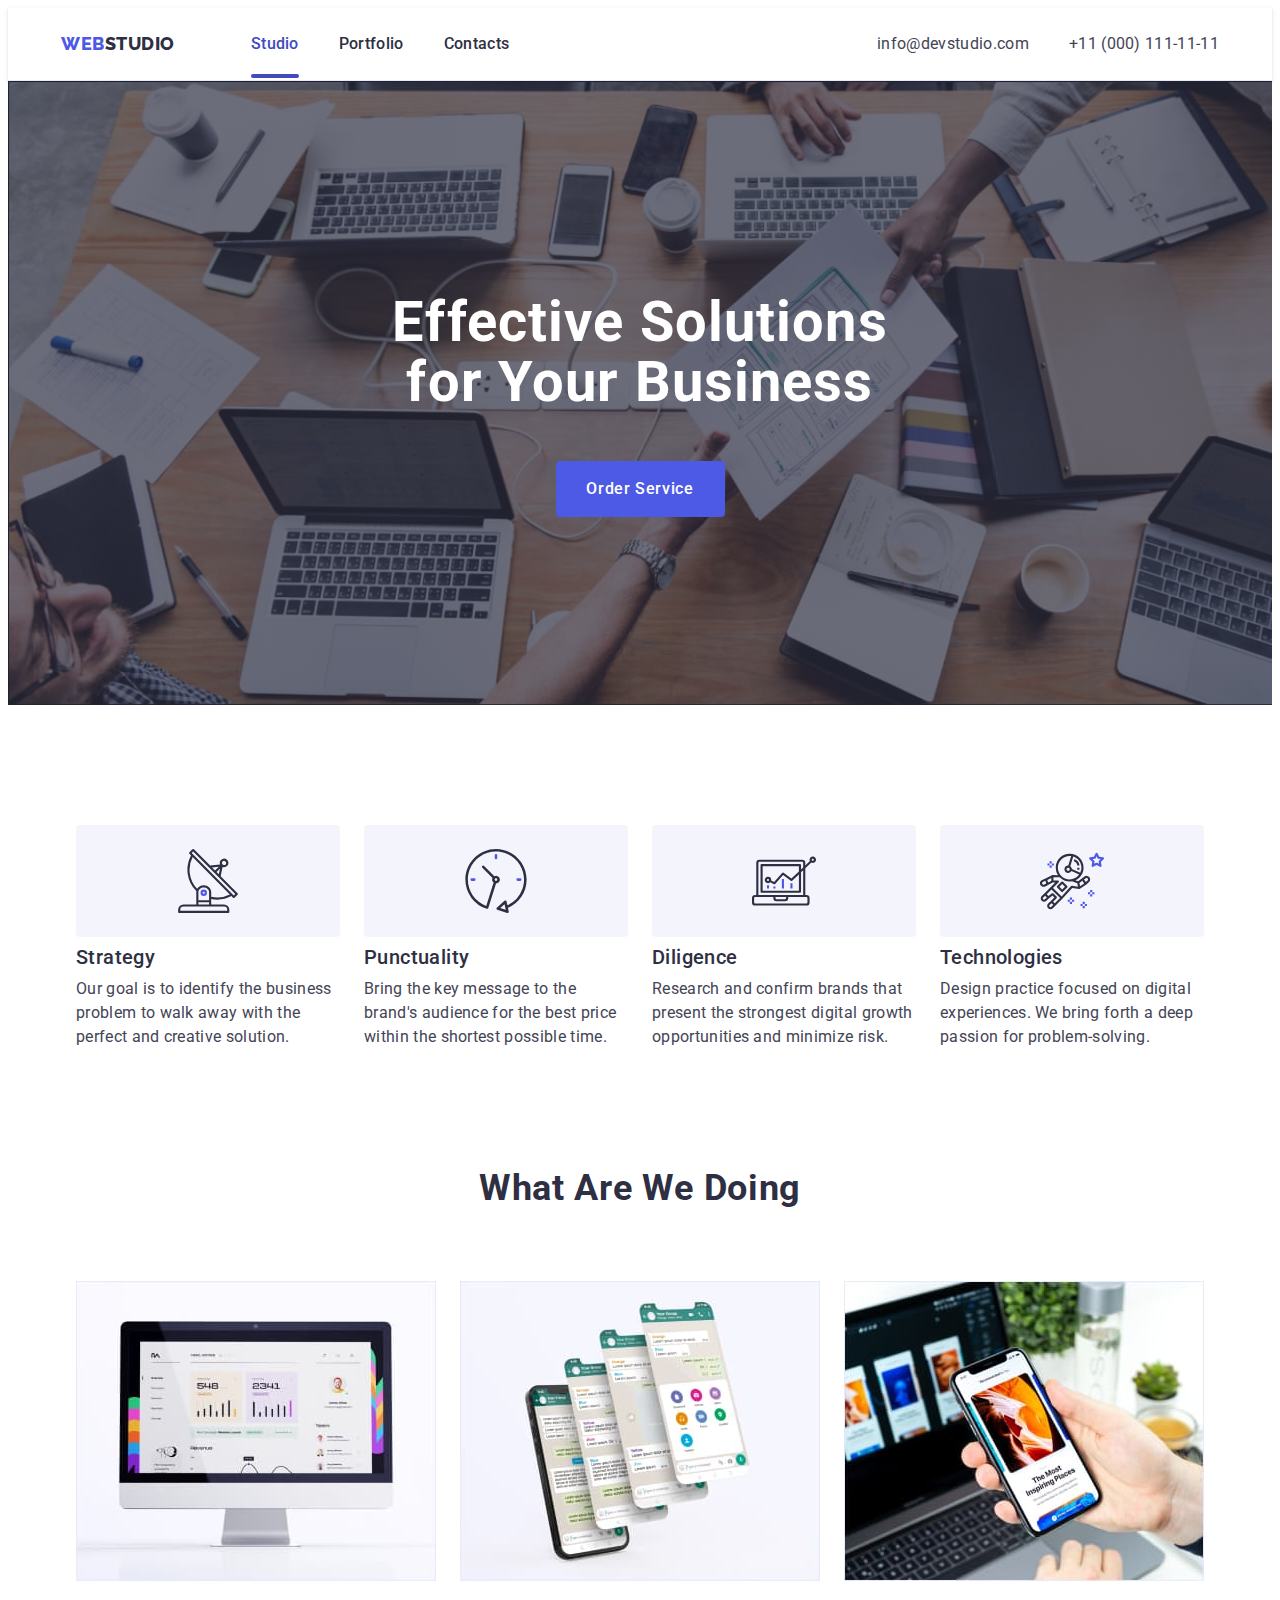
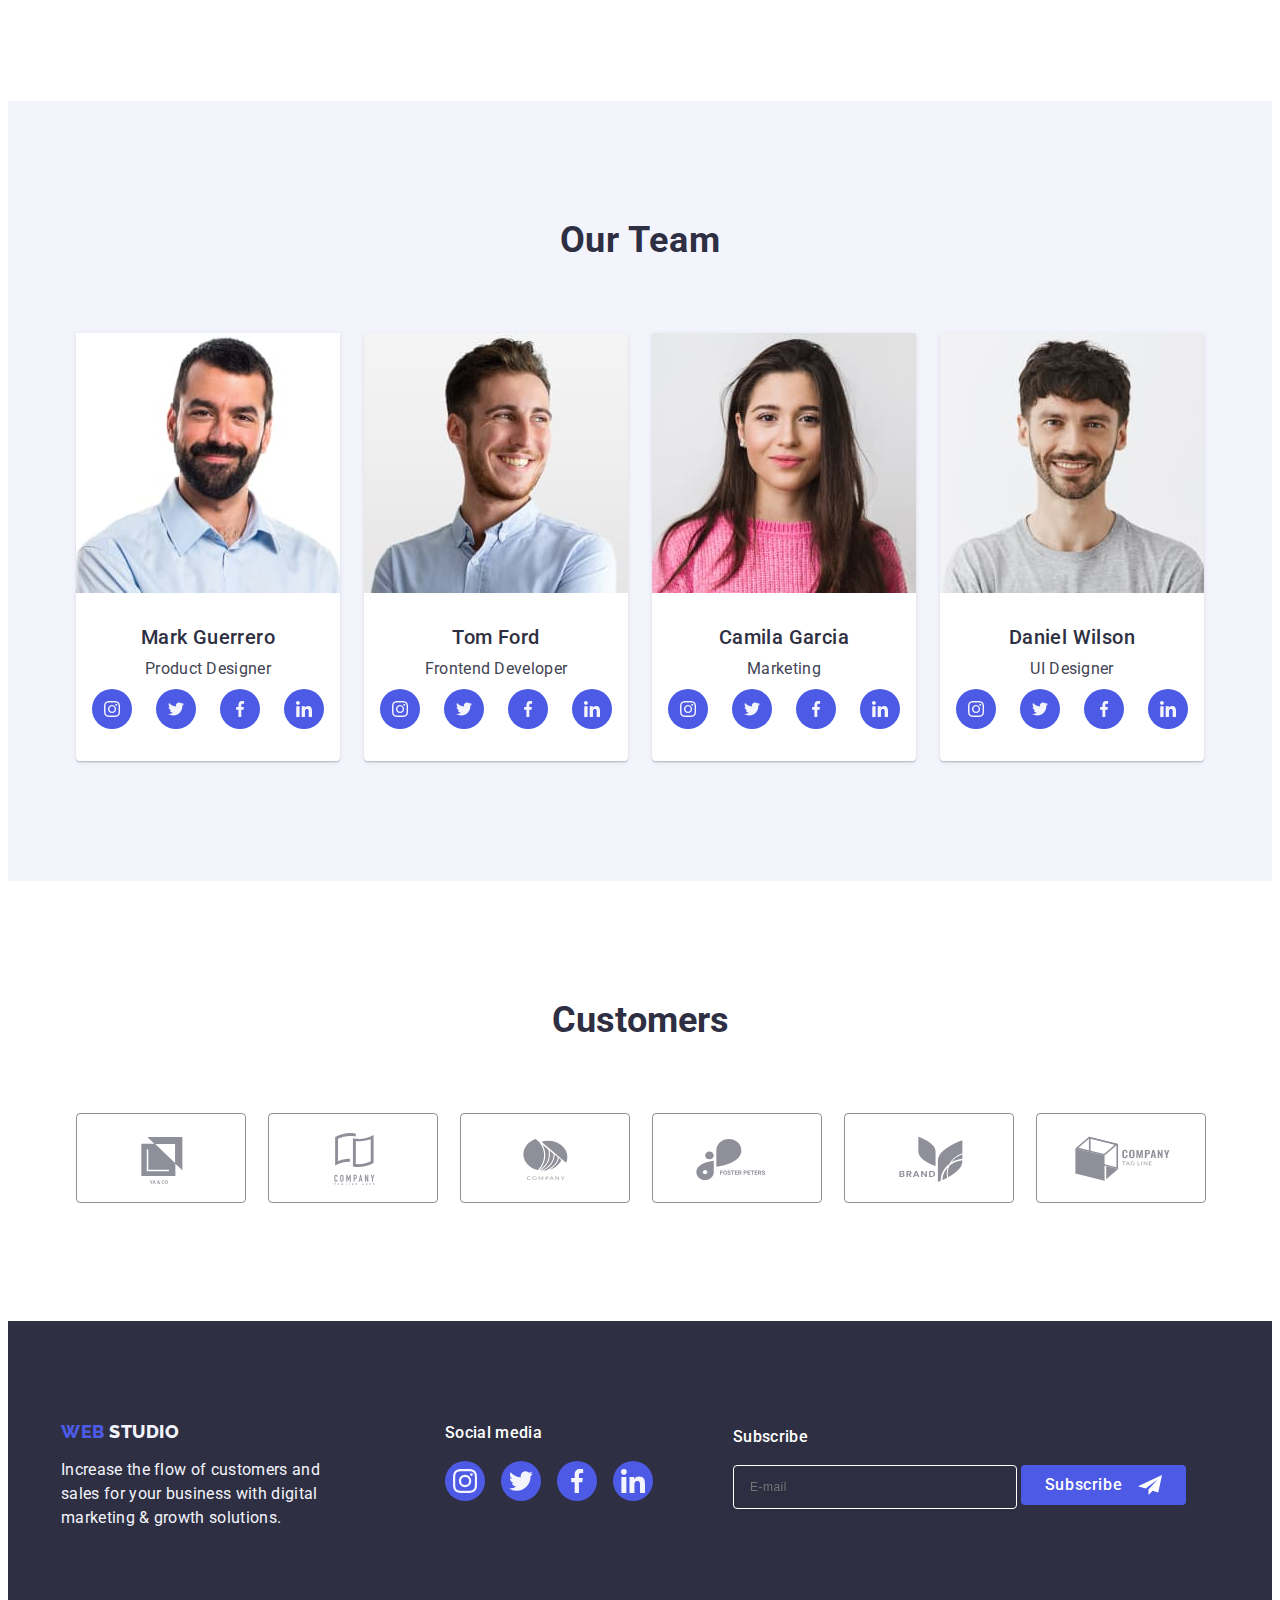
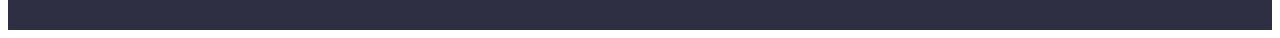
<file: index.html>
<!DOCTYPE html>
<html lang="en">
  <head>
    <meta charset="UTF-8" />
    <meta name="viewport" content="width=device-width, initial-scale=1.0" />
    <link
      rel="stylesheet"
      href="https://cdnjs.cloudflare.com/ajax/libs/modern-normalize/2.0.0/modern-normalize.min.css"
      integrity="sha512-4xo8blKMVCiXpTaLzQSLSw3KFOVPWhm/TRtuPVc4WG6kUgjH6J03IBuG7JZPkcWMxJ5huwaBpOpnwYElP/m6wg=="
      crossorigin="anonymous"
      referrerpolicy="no-referrer"
    />
    <link rel="preconnect" href="https://fonts.googleapis.com" />
    <link rel="preconnect" href="https://fonts.gstatic.com" crossorigin />
    <link
      href="https://fonts.googleapis.com/css2?family=Raleway:wght@800&family=Roboto:wght@400;500;700;900&display=swap"
      rel="stylesheet"
    />

    <title>Studio</title>
    <link rel="stylesheet" href="css/styles.css" />
    <link rel="stylesheet" href="css/media.css" />
  </head>

  <body class="body">
    <!-- -------------------------------------header=================== -->
    <header class="header">
      <div class="div-header-menu container">
        <nav class="header-menu">
          <a class="header-logo link" href="./index.html">
            Web<span class="header-studio">Studio</span>
          </a>

          <ul class="header-list list">
            <li class="header-list-menu link">
              <a class="header-menu-item link current" href="./index.html"
                >Studio</a
              >
            </li>
            <li class="header-list-menu link">
              <a class="header-menu-item link" href="./portfolio.html"
                >Portfolio</a
              >
            </li>
            <li class="header-list-menu link">
              <a class="header-menu-item link" href="">Contacts</a>
            </li>
          </ul>
        </nav>
        <address class="header-address">
          <ul class="address list">
            <li class="address-contacts link">
              <a
                class="address-contacts-mail link"
                href="mailto:info@devstudio.com"
                >info@devstudio.com</a
              >
            </li>
            <li class="address-contacts link">
              <a class="address-contacts-mail link" href="tel:+110001111111"
                >+11 (000) 111-11-11</a
              >
            </li>
          </ul>
        </address>
        <button type="button" class="menu-open-btn" data-menu-open>
          <svg class="mobil-menu" width="32" height="22">
            <use href="./images/icons.svg#menu"></use>
          </svg>
        </button>
      </div>
      <!-- =====mob-menu====== -->
      <div class="mob-menu is-hidden" data-menu>
        <div class="mob-menu-box">
          <button type="button" class="menu-close-btn" data-menu-close>
            <svg class="cross-menu" width="24" height="24">
              <use href="./images/icons.svg#close"></use>
            </svg>
          </button>
          <ul class="mobil-menu-list link">
            <li class="mobil-menu-item">
              <a class="mobil-menu-link link current" href="./index.html"
                >Studio</a
              >
            </li>
            <li class="mobil-menu-item">
              <a class="mobil-menu-link link" href="./portfolio.html"
                >Portfolio</a
              >
            </li>
            <li class="mobil-menu-item">
              <a class="mobil-menu-link link" href="">Contacts</a>
            </li>
          </ul>
        </div>
        <address class="mob-address">
          <ul class="mob-address-list list">
            <li class="mob-address-contacts link">
              <a
                class="mob-address-contacts-mail tel link"
                href="tel:+110001111111"
                >+11 (000) 111-11-11</a
              >
            </li>
            <li class="mob-address-contacts link">
              <a
                class="mob-address-contacts-mail mail link"
                href="mailto:info@devstudio.com"
                >info@devstudio.com</a
              >
            </li>
          </ul>
        </address>
        <ul class="mob-box-icon list">
          <li class="mob-social-icon">
            <a class="mob-social-icon-link" href="">
              <svg class="mob-social-icon-svg" width="16" height="16">
                <use href="./images/icons.svg#instagram"></use>
              </svg>
            </a>
          </li>
          <li class="mob-social-icon">
            <a class="mob-social-icon-link" href="">
              <svg class="mob-social-icon-svg" width="16" height="16">
                <use href="./images/icons.svg#twitter"></use>
              </svg>
            </a>
          </li>
          <li class="mob-social-icon">
            <a class="mob-social-icon-link" href="">
              <svg class="mob-social-icon-svg" width="16" height="16">
                <use href="./images/icons.svg#facebook"></use>
              </svg>
            </a>
          </li>
          <li class="mob-social-icon">
            <a class="mob-social-icon-link" href="">
              <svg class="mob-social-icon-svg" width="16" height="16">
                <use href="./images/icons.svg#linkedin"></use>
              </svg>
            </a>
          </li>
        </ul>
      </div>
    </header>
    <!-- main ---------------------------------------------------------->
    <main class="main-contaner">
      <section class="business">
        <div class="business-contant container">
          <h1 class="business-logo">Effective Solutions for Your Business</h1>
          <button data-modal-open type="button" class="business-button">
            Order Service
          </button>
        </div>
      </section>

      <!-- strategy -->
      <section class="strategy">
        <div class="strategy-item container">
          <h2 class="strategy-header visually-hidden">1111111f</h2>
          <ul class="strategy-list list">
            <li class="strategy-page">
              <div class="strategy-icon">
                <svg class="strategy-icon-box" width="64" height="64">
                  <use href="./images/icons.svg#antenna"></use>
                </svg>
              </div>
              <h3 class="strategy-page-item">Strategy</h3>
              <p class="strategy-page-description">
                Our goal is to identify the business problem to walk away with
                the perfect and creative solution.
              </p>
            </li>
            <li class="strategy-page">
              <div class="strategy-icon">
                <svg class="strategy-icon-box" width="64" height="64">
                  <use href="./images/icons.svg#clock"></use>
                </svg>
              </div>
              <h3 class="strategy-page-item">Punctuality</h3>
              <p class="strategy-page-description">
                Bring the key message to the brand's audience for the best price
                within the shortest possible time.
              </p>
            </li>
            <li class="strategy-page">
              <div class="strategy-icon">
                <svg class="strategy-icon-box" width="64" height="64">
                  <use href="./images/icons.svg#diagram"></use>
                </svg>
              </div>
              <h3 class="strategy-page-item">Diligence</h3>
              <p class="strategy-page-description">
                Research and confirm brands that present the strongest digital
                growth opportunities and minimize risk.
              </p>
            </li>
            <li class="strategy-page">
              <div class="strategy-icon">
                <svg class="strategy-icon-box" width="64" height="64">
                  <use href="./images/icons.svg#astronaut"></use>
                </svg>
              </div>
              <h3 class="strategy-page-item">Technologies</h3>
              <p class="strategy-page-description">
                Design practice focused on digital experiences. We bring forth a
                deep passion for problem-solving.
              </p>
            </li>
          </ul>
        </div>
      </section>

      <!-- doing ------------------------------------------------------------------>
      <section class="doing">
        <div class="what-are-we-doing container">
          <h2 class="doing-possibilities">What are we doing</h2>
          <ul class="doing-list list">
            <li class="doing-images">
              <img
                srcset="./images/img1.jpg 1x, ./images/img1-2x.jpg 2x"
                src="./images/img1.jpg"
                width="360"
                alt="computer"
              />
            </li>
            <li class="doing-images">
              <img
                srcset="./images/img2.jpg 1x, ./images/img2-2x.jpg 2x"
                src="./images/img2.jpg"
                width="360"
                alt="tel"
              />
            </li>
            <li class="doing-images">
              <img
                srcset="./images/img3.jpg 1x, ./images/img3-2x.jpg 2x"
                src="./images/img3.jpg"
                width="360"
                alt="hand"
              />
            </li>
          </ul>
        </div>
      </section>

      <!-- our team -------------------------------------------------------->
      <section class="team">
        <div class="our-team container">
          <h2 class="team-team">Our Team</h2>
          <ul class="team-list list">
            <li class="team-images">
              <img
                srcset="./images/img4.jpg 1x, ./images/img4-2x.jpg 2x"
                src="./images/img4.jpg"
                width="264"
                alt="Mark"
              />
              <div class="box-team-description">
                <h3 class="team-family">Mark Guerrero</h3>
                <p class="team-description">Product Designer</p>

                <ul class="team-box-icon list">
                  <li class="team-social-icon">
                    <a class="team-social-icon-link" href="">
                      <svg class="team-social-icon-svg" width="16" height="16">
                        <use href="./images/icons.svg#instagram"></use>
                      </svg>
                    </a>
                  </li>
                  <li class="team-social-icon">
                    <a class="team-social-icon-link" href="">
                      <svg class="team-social-icon-svg" width="16" height="16">
                        <use href="./images/icons.svg#twitter"></use>
                      </svg>
                    </a>
                  </li>
                  <li class="team-social-icon">
                    <a class="team-social-icon-link" href="">
                      <svg class="team-social-icon-svg" width="16" height="16">
                        <use href="./images/icons.svg#facebook"></use>
                      </svg>
                    </a>
                  </li>
                  <li class="team-social-icon">
                    <a class="team-social-icon-link" href="">
                      <svg class="team-social-icon-svg" width="16" height="16">
                        <use href="./images/icons.svg#linkedin"></use>
                      </svg>
                    </a>
                  </li>
                </ul>
              </div>
            </li>
            <li class="team-images">
              <img
                srcset="./images/img5.jpg 1x, ./images/img5-2x.jpg 2x"
                src="./images/img5.jpg"
                width="264"
                alt="Tom"
              />
              <div class="box-team-description">
                <h3 class="team-family">Tom Ford</h3>
                <p class="team-description">Frontend Developer</p>

                <ul class="team-box-icon list">
                  <li class="team-social-icon">
                    <a class="team-social-icon-link" href="">
                      <svg class="team-social-icon-svg" width="16" height="16">
                        <use href="./images/icons.svg#instagram"></use>
                      </svg>
                    </a>
                  </li>
                  <li class="team-social-icon">
                    <a class="team-social-icon-link" href="">
                      <svg class="team-social-icon-svg" width="16" height="16">
                        <use href="./images/icons.svg#twitter"></use>
                      </svg>
                    </a>
                  </li>
                  <li class="team-social-icon">
                    <a class="team-social-icon-link" href="">
                      <svg class="team-social-icon-svg" width="16" height="16">
                        <use href="./images/icons.svg#facebook"></use>
                      </svg>
                    </a>
                  </li>
                  <li class="team-social-icon">
                    <a class="team-social-icon-link" href="">
                      <svg class="team-social-icon-svg" width="16" height="16">
                        <use href="./images/icons.svg#linkedin"></use>
                      </svg>
                    </a>
                  </li>
                </ul>
              </div>
            </li>
            <li class="team-images">
              <img
                srcset="./images/img6.jpg 1x, ./images/img6-2x.jpg 2x"
                src="./images/img6.jpg"
                width="264"
                alt="Camila"
              />
              <div class="box-team-description">
                <h3 class="team-family">Camila Garcia</h3>
                <p class="team-description">Marketing</p>

                <ul class="team-box-icon list">
                  <li class="team-social-icon">
                    <a class="team-social-icon-link" href="">
                      <svg class="team-social-icon-svg" width="16" height="16">
                        <use href="./images/icons.svg#instagram"></use>
                      </svg>
                    </a>
                  </li>
                  <li class="team-social-icon">
                    <a class="team-social-icon-link" href="">
                      <svg class="team-social-icon-svg" width="16" height="16">
                        <use href="./images/icons.svg#twitter"></use>
                      </svg>
                    </a>
                  </li>
                  <li class="team-social-icon">
                    <a class="team-social-icon-link" href="">
                      <svg class="team-social-icon-svg" width="16" height="16">
                        <use href="./images/icons.svg#facebook"></use>
                      </svg>
                    </a>
                  </li>
                  <li class="team-social-icon">
                    <a class="team-social-icon-link" href="">
                      <svg class="team-social-icon-svg" width="16" height="16">
                        <use href="./images/icons.svg#linkedin"></use>
                      </svg>
                    </a>
                  </li>
                </ul>
              </div>
            </li>
            <li class="team-images">
              <img
                srcset="./images/img7.jpg 1x, ./images/img7-2x.jpg 2x"
                src="./images/img7.jpg"
                width="264"
                alt="Daniel"
              />
              <div class="box-team-description">
                <h3 class="team-family">Daniel Wilson</h3>
                <p class="team-description">UI Designer</p>

                <ul class="team-box-icon list">
                  <li class="team-social-icon">
                    <a class="team-social-icon-link" href="">
                      <svg class="team-social-icon-svg" width="16" height="16">
                        <use href="./images/icons.svg#instagram"></use>
                      </svg>
                    </a>
                  </li>
                  <li class="team-social-icon">
                    <a class="team-social-icon-link" href="">
                      <svg class="team-social-icon-svg" width="16" height="16">
                        <use href="./images/icons.svg#twitter"></use>
                      </svg>
                    </a>
                  </li>
                  <li class="team-social-icon">
                    <a class="team-social-icon-link" href="">
                      <svg class="team-social-icon-svg" width="16" height="16">
                        <use href="./images/icons.svg#facebook"></use>
                      </svg>
                    </a>
                  </li>
                  <li class="team-social-icon">
                    <a class="team-social-icon-link" href="">
                      <svg class="team-social-icon-svg" width="16" height="16">
                        <use href="./images/icons.svg#linkedin"></use>
                      </svg>
                    </a>
                  </li>
                </ul>
              </div>
            </li>
          </ul>
        </div>
      </section>
      <!-- --------------------------Customers--------------------------------- -->
      <section class="customers">
        <div class="customers-box container">
          <h2 class="customers-name">Customers</h2>
          <ul class="customer-list list">
            <li class="customer-icon">
              <a class="customer-icon-link" href="">
                <svg class="customer-icon-logo" width="104" height="56">
                  <use href="./images/icons.svg#Logo1"></use>
                </svg>
              </a>
            </li>
            <li class="customer-icon">
              <a class="customer-icon-link" href="">
                <svg class="customer-icon-logo" width="104" height="56">
                  <use href="./images/icons.svg#Logo2"></use>
                </svg>
              </a>
            </li>
            <li class="customer-icon">
              <a class="customer-icon-link" href="">
                <svg class="customer-icon-logo" width="104" height="56">
                  <use href="./images/icons.svg#Logo3"></use>
                </svg>
              </a>
            </li>
            <li class="customer-icon">
              <a class="customer-icon-link" href="">
                <svg class="customer-icon-logo" width="104" height="56">
                  <use href="./images/icons.svg#Logo4"></use>
                </svg>
              </a>
            </li>
            <li class="customer-icon">
              <a class="customer-icon-link" href="">
                <svg class="customer-icon-logo" width="104" height="56">
                  <use href="./images/icons.svg#Logo5"></use>
                </svg>
              </a>
            </li>

            <li class="customer-icon">
              <a class="customer-icon-link" href="">
                <svg class="customer-icon-logo" width="104" height="56">
                  <use href="./images/icons.svg#Logo6"></use>
                </svg>
              </a>
            </li>
          </ul>
        </div>
      </section>
    </main>
    <!-- --------------------------------------footer---------------------------------- -->
    <footer class="footer">
      <div class="footer-box container">
        <div class="footer-box-mini">
          <div class="footer-box-logo">
            <a class="footer-logo link" href="./index.html">
              Web <span class="footer-studio">Studio</span>
            </a>
            <p class="footer-text">
              Increase the flow of customers and sales for your business with
              digital marketing & growth solutions.
            </p>
          </div>
          <div class="footer-social">
            <p class="social-name">Social media</p>
            <ul class="social-list list">
              <li class="social-icon">
                <a class="footer-social-link" href="">
                  <svg class="footer-social-svg" width="24" height="24">
                    <use href="./images/icons.svg#instagram"></use>
                  </svg>
                </a>
              </li>
              <li class="social-icon">
                <a class="footer-social-link" href="">
                  <svg class="footer-social-svg" width="24" height="24">
                    <use href="./images/icons.svg#twitter"></use>
                  </svg>
                </a>
              </li>
              <li class="social-icon">
                <a class="footer-social-link" href="">
                  <svg class="footer-social-svg" width="24" height="24">
                    <use href="./images/icons.svg#facebook"></use>
                  </svg>
                </a>
              </li>
              <li class="social-icon">
                <a class="footer-social-link" href="">
                  <svg class="footer-social-svg" width="24" height="24">
                    <use href="./images/icons.svg#linkedin"></use>
                  </svg>
                </a>
              </li>
            </ul>
          </div>
        </div>
        <div class="footer-subscribe">
          <p class="footer-subscribe-phf">Subscribe</p>
          <form class="footer-subscribe-form">
            <label class="footer-subscribe-lable">
              <input
                name="email"
                class="footer-subscribe-input"
                type="email"
                placeholder="E-mail"
              />
            </label>
            <button class="footer-subscribe-button" type="submit">
              Subscribe
              <svg class="footer-subscribe-svg" width="24" height="24">
                <use href="./images/icons.svg#tg"></use>
              </svg>
            </button>
          </form>
        </div>
      </div>
    </footer>
    <!-- -----------modal----------- -->
    <div class="modal is-hidden" data-modal>
      <div class="modal-window">
        <button class="modal-window-button" type="button" data-modal-close>
          <svg class="modal-button-svg" width="8" height="8">
            <use
              class="modal-close-black"
              href="./images/icons.svg#close-black"
            ></use>
          </svg>
        </button>
        <p class="modal-text">Leave your contacts and we will call you back</p>
        <form class="modal-text-form">
          <div class="modal-text-box">
            <label for="user-name" class="modal-text-name"> Name</label>
            <div class="modal-text-name-box">
              <input
                class="modal-text-username"
                name="user-name"
                id="user-name"
                type="text"
              />
              <svg class="madal-name-svg" width="18" height="24">
                <use href="./images/icons.svg#person"></use>
              </svg>
            </div>
          </div>
          <div class="modal-text-box">
            <label for="user-name" class="modal-text-name">Phone</label>
            <div class="modal-text-name-box">
              <input
                class="modal-text-username"
                name="phone"
                id="phone"
                type="text"
              />
              <svg class="madal-name-svg" width="18" height="24">
                <use href="./images/icons.svg#phone"></use>
              </svg>
            </div>
          </div>
          <div class="modal-text-box">
            <label for="user-name" class="modal-text-name">Email</label>
            <div class="modal-text-name-box">
              <input
                class="modal-text-username"
                name="email"
                id="email"
                type="text"
              />
              <svg class="madal-name-svg" width="18" height="24">
                <use href="./images/icons.svg#email"></use>
              </svg>
            </div>
          </div>
          <div class="modal-comments">
            <label class="modal-text-name" for="user-comment">Comment</label>
            <textarea
              class="text-comments"
              id="user-comment"
              name="user-comment"
              placeholder="Text input"
            ></textarea>
          </div>
          <div class="modai-check">
            <input
              class="modai-check-input visually-hidden"
              id="user-privacy"
              type="checkbox"
              value="true"
              name="user-privacy"
            />
            <label class="check-input-lable" for="user-privacy">
              <span class="modal-check-spun">
                <svg width="10" height="8" class="modal-check-svg">
                  <use href="./images/icons.svg#Property"></use>
                </svg> </span
              >I accept the terms and conditions of the

              <a class="check-input-link" href="">Privacy Policy</a>
            </label>
          </div>
          <button class="modai-check-button" type="button">Send</button>
        </form>
      </div>
    </div>
    <script src="./js/modal.js"></script>
    <script src="./js/menu.js"></script>
  </body>
</html>
</file>
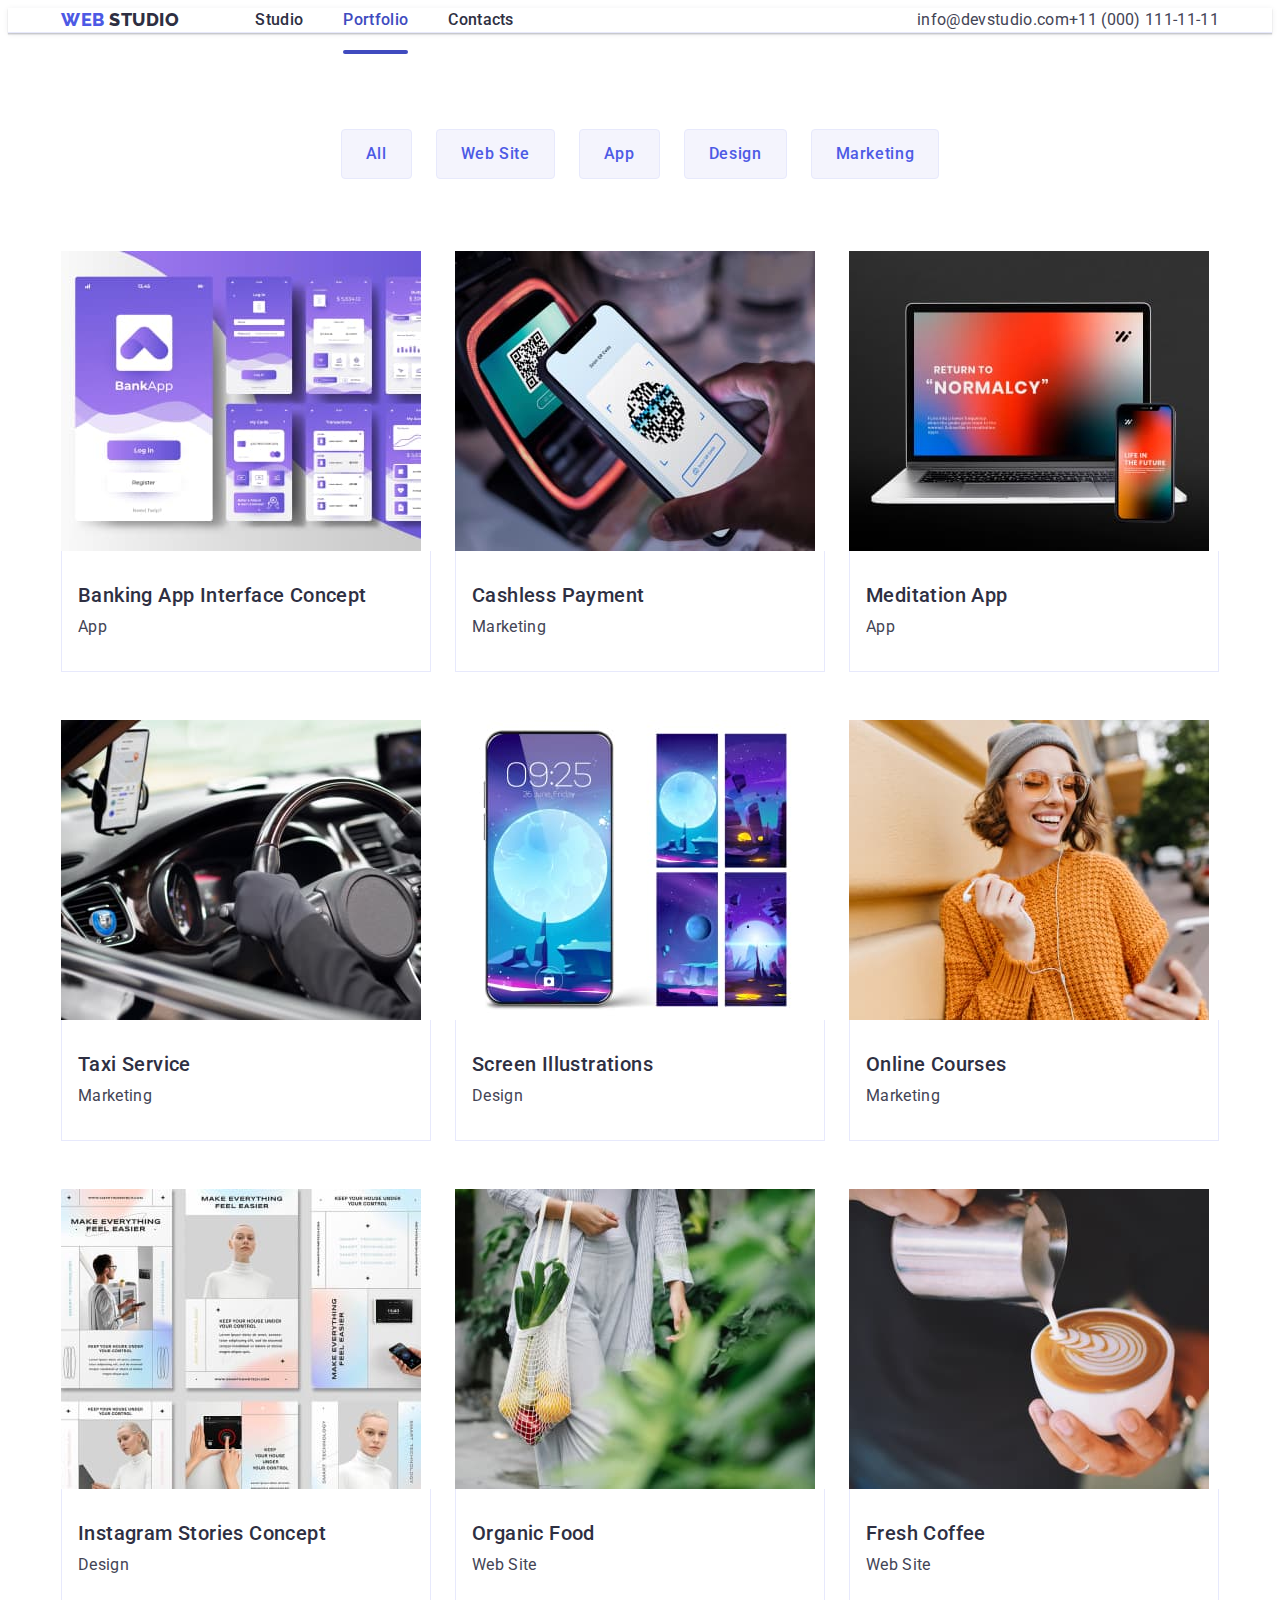
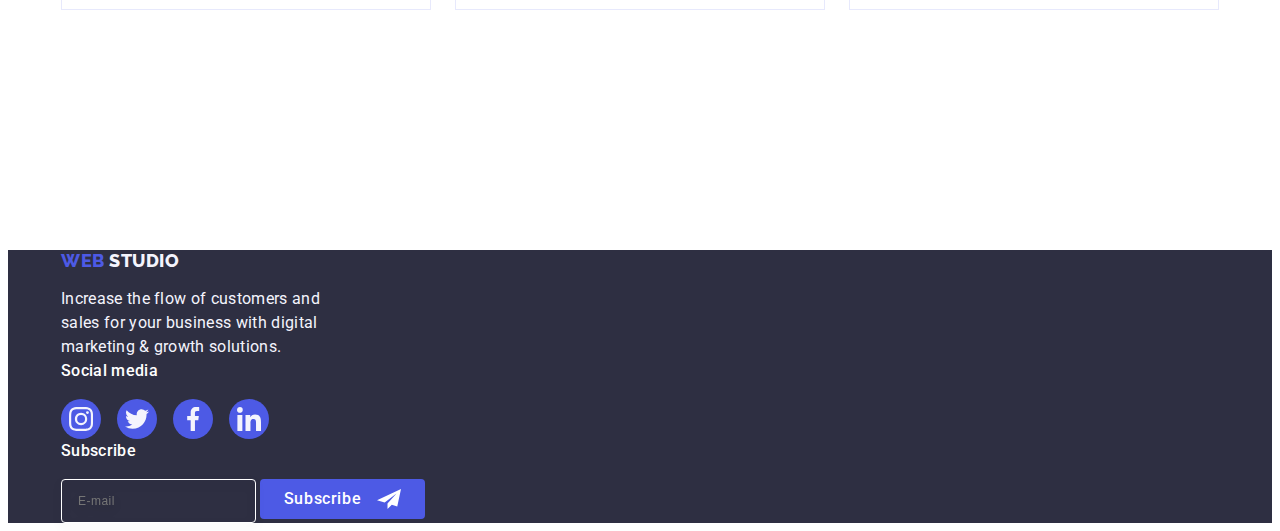
<file: portfolio.html>
<!DOCTYPE html>
<html lang="en">
  <head>
    <meta charset="UTF-8" />
    <meta name="viewport" content="width=device-width, initial-scale=1.0" />
    <link
      rel="stylesheet"
      href="https://cdnjs.cloudflare.com/ajax/libs/modern-normalize/2.0.0/modern-normalize.min.css"
      integrity="sha512-4xo8blKMVCiXpTaLzQSLSw3KFOVPWhm/TRtuPVc4WG6kUgjH6J03IBuG7JZPkcWMxJ5huwaBpOpnwYElP/m6wg=="
      crossorigin="anonymous"
      referrerpolicy="no-referrer"
    />
    <link rel="preconnect" href="https://fonts.googleapis.com" />
    <link rel="preconnect" href="https://fonts.gstatic.com" crossorigin />
    <link
      href="https://fonts.googleapis.com/css2?family=Raleway:wght@800&family=Roboto:wght@400;500;700;900&display=swap"
      rel="stylesheet"
    />
    <title>Portfolio</title>
    <link rel="stylesheet" href="./css/styles.css" />
  </head>
  <body class="body">
    <!-- =====================header================================================ -->
    <header class="header">
      <div class="div-header-menu container">
        <nav class="header-menu">
          <a class="header-logo link" href="./index.html">
            Web <span class="header-studio">Studio</span>
          </a>

          <ul class="header-list list">
            <li class="header-list-menu">
              <a class="header-menu-item link" href="./index.html">Studio</a>
            </li>
            <li class="header-list-menu">
              <a class="header-menu-item link current" href="./portfolio.html"
                >Portfolio</a
              >
            </li>
            <li class="header-list-menu">
              <a class="header-menu-item link" href="">Contacts</a>
            </li>
          </ul>
        </nav>
        <address class="header-address">
          <ul class="address list">
            <li class="address-contacts">
              <a
                class="address-contacts-mail link"
                href="mailto:info@devstudio.com"
                >info@devstudio.com</a
              >
            </li>
            <li class="address-contacts">
              <a class="address-contacts-mail link" href="tel:+110001111111"
                >+11 (000) 111-11-11</a
              >
            </li>
          </ul>
        </address>
      </div>
    </header>

    <main class="main">
      <section class="buttons">
        <div class="button-box container">
          <h1 class="strategy-header visually-hidden">Mu mu</h1>
          <ul class="button-list list">
            <li class="button-link">
              <button class="button-description" type="button">All</button>
            </li>
            <li class="button-link">
              <button class="button-description" type="button">Web Site</button>
            </li>

            <li class="button-link">
              <button class="button-description" type="button">App</button>
            </li>

            <li class="button-link">
              <button class="button-description" type="button">Design</button>
            </li>

            <li class="button-link">
              <button class="button-description" type="button">
                Marketing
              </button>
            </li>
          </ul>

          <ul class="concept-list list">
            <li class="concept-images link">
              <a class="images-logo link" href="">
                <div class="concept-images-open">
                  <img
                    class="img"
                    src="./images/Banking-App.jpg"
                    width="360"
                    height="300"
                    alt="Banking-App"
                  />
                  <p class="concept-images-text">
                    14 Stylish and User-Friendly App Design Concepts · Task
                    Manager App · Calorie Tracker App · Exotic Fruit Ecommerce
                    App · Cloud Storage App
                  </p>
                </div>
                <div class="strategy-box">
                  <h2 class="strategy-page-item">
                    Banking App Interface Concept
                  </h2>
                  <p class="strategy-page-description">App</p>
                </div>
              </a>
            </li>

            <li class="concept-images link">
              <a class="images-logo link" href="">
                <div class="concept-images-open">
                  <img
                    class="images-logo link"
                    src="./images/Cashless-Payment.jpg"
                    width="360"
                    height="300"
                    alt="Cashless-Payment"
                  />
                  <p class="concept-images-text">
                    14 Stylish and User-Friendly App Design Concepts · Task
                    Manager App · Calorie Tracker App · Exotic Fruit Ecommerce
                    App · Cloud Storage App
                  </p>
                </div>
                <div class="strategy-box">
                  <h2 class="strategy-page-item">Cashless Payment</h2>
                  <p class="strategy-page-description">Marketing</p>
                </div>
              </a>
            </li>

            <li class="concept-images link">
              <a class="images-logo link" href="">
                <div class="concept-images-open">
                  <img
                    class="images-logo link"
                    src="./images/Meditation-App.jpg"
                    width="360"
                    height="300"
                    alt="Meditation-App"
                  />

                  <p class="concept-images-text">
                    14 Stylish and User-Friendly App Design Concepts · Task
                    Manager App · Calorie Tracker App · Exotic Fruit Ecommerce
                    App · Cloud Storage App
                  </p>
                </div>
                <div class="strategy-box">
                  <h2 class="strategy-page-item">Meditation App</h2>
                  <p class="strategy-page-description">App</p>
                </div>
              </a>
            </li>

            <li class="concept-images link">
              <a class="images-logo link" href="">
                <div class="concept-images-open">
                  <img
                    class="images-logo link"
                    src="./images/Taxi-Service.jpg"
                    width="360"
                    height="300"
                    alt="Taxi-Service"
                  />

                  <p class="concept-images-text">
                    14 Stylish and User-Friendly App Design Concepts · Task
                    Manager App · Calorie Tracker App · Exotic Fruit Ecommerce
                    App · Cloud Storage App
                  </p>
                </div>
                <div class="strategy-box">
                  <h2 class="strategy-page-item">Taxi Service</h2>
                  <p class="strategy-page-description">Marketing</p>
                </div>
              </a>
            </li>

            <li class="concept-images link">
              <a class="images-logo link" href="">
                <div class="concept-images-open">
                  <img
                    class="images-logo link"
                    src="./images/Screen-illustration.jpg"
                    width="360"
                    height="300"
                    alt="Screen-illustration"
                  />

                  <p class="concept-images-text">
                    14 Stylish and User-Friendly App Design Concepts · Task
                    Manager App · Calorie Tracker App · Exotic Fruit Ecommerce
                    App · Cloud Storage App
                  </p>
                </div>
                <div class="strategy-box">
                  <h2 class="strategy-page-item">Screen Illustrations</h2>
                  <p class="strategy-page-description">Design</p>
                </div>
              </a>
            </li>

            <li class="concept-images link">
              <a class="images-logo link" href="">
                <div class="concept-images-open">
                  <img
                    class="images-logo link"
                    src="./images/Online-Courses.jpg"
                    width="360"
                    height="300"
                    alt="Online-Courses"
                  />

                  <p class="concept-images-text">
                    14 Stylish and User-Friendly App Design Concepts · Task
                    Manager App · Calorie Tracker App · Exotic Fruit Ecommerce
                    App · Cloud Storage App
                  </p>
                </div>

                <div class="strategy-box">
                  <h2 class="strategy-page-item">Online Courses</h2>
                  <p class="strategy-page-description">Marketing</p>
                </div>
              </a>
            </li>

            <li class="concept-images link">
              <a class="images-logo link" href="">
                <div class="concept-images-open">
                  <img
                    class="images-logo link"
                    src="./images/Instagram-stories.jpg"
                    width="360"
                    height="300"
                    alt="Instagram-stories"
                  />

                  <p class="concept-images-text">
                    14 Stylish and User-Friendly App Design Concepts · Task
                    Manager App · Calorie Tracker App · Exotic Fruit Ecommerce
                    App · Cloud Storage App
                  </p>
                </div>

                <div class="strategy-box">
                  <h2 class="strategy-page-item">Instagram Stories Concept</h2>
                  <p class="strategy-page-description">Design</p>
                </div>
              </a>
            </li>

            <li class="concept-images link">
              <a class="images-logo link" href="">
                <div class="concept-images-open">
                  <img
                    class="images-logo link"
                    src="./images/Organic-Food.jpg"
                    width="360"
                    height="300"
                    alt="Organic-Food"
                  />

                  <p class="concept-images-text">
                    14 Stylish and User-Friendly App Design Concepts · Task
                    Manager App · Calorie Tracker App · Exotic Fruit Ecommerce
                    App · Cloud Storage App
                  </p>
                </div>

                <div class="strategy-box">
                  <h2 class="strategy-page-item">Organic Food</h2>
                  <p class="strategy-page-description">Web Site</p>
                </div>
              </a>
            </li>

            <li class="concept-images link">
              <a class="images-logo link" href="">
                <div class="concept-images-open">
                  <img
                    class="images-logo link"
                    src="./images/Fresh-Coffe.jpg"
                    width="360"
                    height="300"
                    alt="Fresh-Coffe"
                  />
                  <p class="concept-images-text">
                    14 Stylish and User-Friendly App Design Concepts · Task
                    Manager App · Calorie Tracker App · Exotic Fruit Ecommerce
                    App · Cloud Storage App
                  </p>
                </div>
                <div class="strategy-box">
                  <h2 class="strategy-page-item">Fresh Coffee</h2>
                  <p class="strategy-page-description">Web Site</p>
                </div>
              </a>
            </li>
          </ul>
        </div>
      </section>
    </main>
    <!----------------------------------------------footer---------------------------->
    <footer class="footer">
      <div class="footer-box container">
        <div class="footer-box-logo">
          <a class="footer-logo link" href="./index.html">
            Web <span class="footer-studio">Studio</span>
          </a>
          <p class="footer-text">
            Increase the flow of customers and sales for your business with
            digital marketing & growth solutions.
          </p>
        </div>
        <div class="footer-social">
          <p class="social-name">Social media</p>
          <ul class="social-list list">
            <li class="social-icon">
              <a class="footer-social-link" href="">
                <svg class="footer-social-svg" width="24" height="24">
                  <use href="./images/icons.svg#instagram"></use>
                </svg>
              </a>
            </li>
            <li class="social-icon">
              <a class="footer-social-link" href="">
                <svg class="footer-social-svg" width="24" height="24">
                  <use href="./images/icons.svg#twitter"></use>
                </svg>
              </a>
            </li>
            <li class="social-icon">
              <a class="footer-social-link" href="">
                <svg class="footer-social-svg" width="24" height="24">
                  <use href="./images/icons.svg#facebook"></use>
                </svg>
              </a>
            </li>
            <li class="social-icon">
              <a class="footer-social-link" href="">
                <svg class="footer-social-svg" width="24" height="24">
                  <use href="./images/icons.svg#linkedin"></use>
                </svg>
              </a>
            </li>
          </ul>
        </div>
        <div class="footer-subscribe">
          <p class="footer-subscribe-phf">Subscribe</p>
          <form class="footer-subscribe-form">
            <label class="footer-subscribe-lable">
              <input
                name="email"
                class="footer-subscribe-input"
                type="email"
                placeholder="E-mail"
              />
            </label>
            <button class="footer-subscribe-button" type="submit">
              Subscribe
              <svg class="footer-subscribe-svg" width="24" height="24">
                <use href="./images/icons.svg#tg"></use>
              </svg>
            </button>
          </form>
        </div>
      </div>
    </footer>
  </body>
</html>
</file>
<file: css/styles.css>
:root {
  --primary-font: "Roboto", sans-serif;
  --secondary-font: "Raleway", sans-serif;
  --primary-black-color: #2e2f42;
  --secondary-black-color: #434455;
  --basic-white-color: #ffffff;
  --secondary-white-color: #f4f4fd;
  --basic-color-logo: #4d5ae5;
  --hover-color: #404bbf;
  --border-button-color: #e7e9fc;
  --basic-color-icon: #8e8f99;
  --color-focus-footer: #31d0aa;
}




ul,
ol {
  display: none;
  margin: 0;
  padding: 0;
  list-style: none;
}

img {
  display: block;
  max-width: 100%;
}

h1,
h2,
h3,
h4,
h5,
h6,
p {
  margin: 0;
}
a{
  text-decoration: none;
  outline: none;
  
}

/* ----------------------------------------------body----------------------- */

.body {
  font-family: var(--primary-font);
  color: var(--secondary-black-color);
  background-color: var(--basic-white-color);
}

.container {
  /* width:100%; */
  max-width: 1158px;
  margin: 0 auto;
  padding: 0 15px;
}

.link {
  text-decoration: none;
}

.list {
  list-style: none;
}
.no-scroll{
  overflow: hidden;
}

/* ---------------------------------------------------------header --------------------*/
.header {
  border-bottom: 1px solid #e7e9fc;
  margin: 0 auto;
  box-shadow: 0px 2px 1px rgba(46, 47, 66, 0.08),
    0px 1px 1px rgba(46, 47, 66, 0.16), 0px 1px 6px rgba(46, 47, 66, 0.08);

}

.div-header-menu {
  max-width: 100%;
  max-width: 1158px;
  display: flex;
  align-items: center;
}




.header-menu {
  display: flex;
  align-items: center;
  /* height: 72px; */
}

.header-menu-item {
  color: var(--primary-black-color);
  font-size: 16px;
  font-weight: 500;
  line-height: 1.5;
  letter-spacing: 0.02em;
  padding: 24px 0;
  position: relative;
  transition: color 250ms cubic-bezier(0.4, 0, 0.2, 1);
}



.current::after {
  content: "";
  text-decoration: underline;
  width: 100%;
  height: 4px;
  border-radius: 2px;
  background: var(--hover-color);
}

.header-menu-item::after {
  content: "";
  color: var(--hover-color);
}

.current {
  color: var(--hover-color);
}

.header-logo {
  color: var(--basic-color-logo);
  font-size: 18px;
  font-family: var(--secondary-font);
  font-weight: 800;
  line-height: 1.17;
  letter-spacing: 0.54px;
  text-transform: uppercase;
  margin-right: 76px;
}




.header-studio {
  color: var(--primary-black-color);
  font-size: 18px;
  font-family: var(--secondary-font);
  font-weight: 800;
  line-height: 1.17;
  letter-spacing: 0.54px;
  text-transform: uppercase;
}




.header-list {
  display: flex;
  gap: 40px;
}




.header-list-menu {}



.header-menu-item::after {
  content: "";
  position: absolute;
  left: 0;
  bottom: -1px;
  height: 4px;
  background-color: var(--hover-color);
  border-radius: 2px;
}

.header-menu-item:hover,
.header-menu-item:focus {
  color: var(--hover-color);
  font-size: 16px;
  font-weight: 500;
  line-height: 1.5;
  letter-spacing: 0.02em;
}

.header-address {
  font-style: normal;
  margin-left: auto;
}

.address {
  display: flex;
  
}







.address-contacts {
  color: var(--secondary-black-color);
  font-family: Roboto;
  line-height: 24px;
  letter-spacing: 0.02em;
  transition: color 250ms cubic-bezier(0.4, 0, 0.2, 1);
}



.address-contacts-mail,
.address-contacts-tel {
  color: var(--secondary-black-color);
  font-size: 16px;
  font-family: Roboto;
  line-height: 24px;
  letter-spacing: 0.02em;
  font-style: normal;
  transition: color 250ms cubic-bezier(0.4, 0, 0.2, 1);
}

.address-contacts-mail:hover,
.address-contacts-mail:focus,
.address-contacts-tel:hover,
.address-contacts-tel:focus {
  color: var(--hover-color);
}

/* .address-contacts-tel {
  
  } */

/* ----------------------------main----------------------------------- */

/* .main-contaner {
} */

.business {
background: var(--primary-black-color);
background-image: linear-gradient(rgba(46, 47, 66, 0.7),
rgba(46, 47, 66, 0.7)),
url(../images/people-office.jpg);
max-width: 1440px;
background-repeat: no-repeat;
background-position: center;
background-size: cover;
margin: 0 auto;
}
@media (min-devise-pixil-ratio: 2),
(min-resolution: 192dpi) {
.business {
background: var(--primary-black-color);
background-image: linear-gradient(rgba(46, 47, 66, 0.7),
rgba(46, 47, 66, 0.7)),
url(../images/people-office-2x.jpg);
max-width: 1440px;
  }
}



/* .business-contant {} */

.business-logo {
  color: var(--basic-white-color);
  text-align: center;
  font-weight: 700;
  margin: 0 auto;
}

.business-button {
  font-family: var(--primary-font);
  color: var(--basic-white-color);
  font-size: 16px;
  font-weight: 500;
  line-height: 1.5;
  letter-spacing: 0.04em;
  background: var(--basic-color-logo);
  cursor: pointer;
  display: block;
  min-width: 169px;
  height: 56px;
  border: none;
  border-radius: 4px;
  margin: 0 auto;
  transition: background-color 250ms cubic-bezier(0.4, 0, 0.2, 1);
}

.business-button:hover,
.business-button:focus {
  background: var(--hover-color);
  font-family: var(--primary-font);
  color: var(--basic-white-color);
  font-size: 16px;
  font-weight: 500;
  line-height: 1.5;
  letter-spacing: 0.04em;
  cursor: pointer;
}

/* -----------------------------strategy-------------------------------------------------------- */



/* .strategy-item {

  } */
/* .strategy-header{

} */



.visually-hidden {
  position: absolute;
  width: 1px;
  height: 1px;
  margin: -1px;
  border: 0;
  padding: 0;

  white-space: nowrap;
  clip-path: inset(100%);
  clip: rect(0 0 0 0);
  overflow: hidden;
}




.strategy-page-item {
  color: var(--primary-black-color);
  font-size: 20px;
  
  font-weight: 500;
  line-height: 1.2;
  letter-spacing: 0.02em;
  margin-bottom: 8px;
}

.strategy-page-description {
  color: var(--secondary-black-color);
  font-size: 16px;
  line-height: 1.5;
  letter-spacing: 0.02em;
}

/* ------------------------------------------what are we doing ------------------------------------ */


.doing {
  padding-bottom: 120px;
}

/* .what-are-we-doing {} */

.doing-possibilities {
  color: var(--primary-black-color);
  text-align: center;
  font-size: 36px;

  font-weight: 700;
  line-height: 1.11;
  letter-spacing: 0.02em;
  text-transform: capitalize;
  margin-bottom: 72px;
}

.doing-list {
  display: flex;
  gap: 24px;
 
}

.doing-images {
  flex-basis: calc((100% - 3 * 16px) / 3);
}

/* -------------our team--------------- ----------------------------------------- */


.team-team {
  color: var(--primary-black-color);
  text-align: center;
  font-size: 36px;
  font-weight: 700;
  line-height: 1.11;
  letter-spacing: 0.02em;
  text-transform: capitalize;
  /* margin-bottom: 72px; */
}

.team-list {
  display: flex;
  
  
  
}

.team-images {
  background-color: var(--basic-white-color);
  
  border-radius: 0px 0px 4px 4px;
  box-shadow: 0px 1px 6px rgba(46, 47, 66, 0.08),
    0px 1px 1px rgba(46, 47, 66, 0.16), 0px 2px 1px rgba(46, 47, 66, 0.08);

   
   
}

.box-team-description {
  padding: 32px 0;
}

.team-family {
  color: var(--primary-black-color);
  text-align: center;
  font-size: 20px;
  font-weight: 500;
  line-height: 1.2;
  letter-spacing: 0.02em;
  text-align: center;
  margin-bottom: 8px;
}

.team-description {
  color: var(--secondary-black-color);
  text-align: center;
  font-size: 16px;
  line-height: 1.5;
  letter-spacing: 0.02em;
  margin-bottom: 8px;
}

/* .team-images-box{
  
} */
.team-box-icon {
  display: flex;
  justify-content: center;
  gap: 24px;
  
}

.team-social-icon {
  width: 40px;
  height: 40px;
}

.team-social-icon-link {
  width: 100%;
  height: 100%;
  background-color: var(--basic-color-logo);
  border-radius: 50%;
  display: flex;
  align-items: center;
  justify-content: center;
  transition: background-color 250ms cubic-bezier(0.4, 0, 0.2, 1);
}


.team-social-icon-link:hover,
.team-social-icon-link:focus {
  background-color: var(--hover-color);
}

.team-social-icon-svg {
  fill: var(--secondary-white-color);
}

/* =======customer======= */


/* .customers-box {} */

.customers-name {
  font-size: 36px;
  line-height: 1.11;
  color: var(--primary-black-color);
  margin-bottom: 72px;
  text-align: center;
}

.customer-list {
  display: flex;
  
  
}

.customer-icon {
 
  height: 88px;
  
}

.customer-icon-link {
  width: 100%;
  height: 100%;
  border: 1px solid var(--basic-color-icon);
  border-radius: 4px;
  display: flex;
  align-items: center;
  justify-content: center;
  color: var(--basic-color-icon);
  transition: border-color 250ms cubic-bezier(0.4, 0, 0.2, 1),
    color 250ms cubic-bezier(0.4, 0, 0.2, 1);
}

.customer-icon-link:hover,
.customer-icon-link:focus {
  border-color: var(--hover-color);
  color: var(--hover-color);
}

.customer-icon-logo {
  fill: currentColor;
}

/* ------------------------------------------footer-------------------------------- */

.footer {
  background: var(--primary-black-color);
  
}
 

.social-list {
  display: flex;
  gap: 16px;
}




.footer-logo {
  color: var(--basic-color-logo);
  font-size: 18px;
  font-family: var(--secondary-font);
  font-weight: 800;
  line-height: 1.17;
  letter-spacing: 0.03em;
  text-transform: uppercase;
  display: inline-block;
  margin-bottom: 16px;

  

}

.footer-studio {
  color: var(--secondary-white-color);
  font-size: 18px;
  font-family: var(--secondary-font);
  font-weight: 800;
  line-height: 1.17;
  letter-spacing: 0.03em;
  text-transform: uppercase;
}

.footer-text {
  color: var(--secondary-white-color);
  font-size: 16px;
  line-height: 1.5;
  letter-spacing: 0.02em;
  max-width: 264px;

  
}



.social-name {
  font-weight: 500;
  font-size: 16px;
  line-height: 1.5;
  letter-spacing: 0.02em;
  color: var(--basic-white-color);
  margin-bottom: 16px;
  



  
}



.social-icon {
  width: 40px;
  height: 40px;
  /* background-color: #4d5ae5; */
}

.footer-social-link {
  width: 100%;
  height: 100%;
  border-radius: 50%;
  background-color: var(--basic-color-logo);
  display: flex;
  align-items: center;
  justify-content: center;
  transition: background-color 250ms cubic-bezier(0.4, 0, 0.2, 1);
}

.footer-social-link:hover,
.footer-social-link:focus {
  background-color: var(--color-focus-footer);
}

.footer-social-svg {
  fill: var(--secondary-white-color);
}

.footer-subscribe {
 

}

.footer-subscribe-phf {
  margin-bottom: 16px;
  font-weight: 500;
  font-size: 16px;
  line-height: 1.5;
  letter-spacing: 0.02em;
  color: var(--basic-white-color);

  
}

.footer-subscribe-form {
  display: flex;
  gap: 24px;
  
}

.footer-subscribe-lable {
  
}

.footer-subscribe-input {
  width: 264px;
  width: 100%;
  height: 40px;
  border: 1px solid var(--basic-white-color);
  background-color: transparent;
  font-size: 12px;
  line-height: 1.5;
  letter-spacing: 0.04em;
  padding-left: 16px;
  filter: drop-shadow(0px 4px 4px rgba(0, 0, 0, 0.15));
  border-radius: 4px;
  color: var(--basic-white-color);

}

.footer-subscribe-input .placeholder {
  color: var(--basic-white-color);
}

.footer-subscribe-button {
  
  min-width: 165px;
  height: 40px;
  display: flex;
  justify-content: center;
  align-items: center;
  font-family: "Roboto", sans-serif;
  font-size: 16px;
  font-weight: 500;
  line-height: 1.5;
  letter-spacing: 0.04em;
  color: var(--basic-white-color);
  cursor: pointer;
  background-color: #4d5ae5;
  border: none;
  border-radius: 4px;
}

.footer-subscribe-svg {
  margin-left: 16px;
}

/* ---------modal window--------------- */
.modal {
  position: fixed;
  top: 0;
  left: 0;
  width: 100%;
  height: 100%;
  background-color: rgba(46, 47, 66, 0.4);
  transition: opacity 250ms cubic-bezier(0.4, 0, 0.2, 1),
    visibility 250ms cubic-bezier(0.4, 0, 0.2, 1);
}

.is-hidden {
  opacity: 0;
  visibility: hidden;
  pointer-events: none;
}

.modal-window {
  position: absolute;
  top: 50%;
  left: 50%;
  transform: translate(-50%, -50%) scale(1);
  width: 408px;
  min-height: 584px;
  background: #fcfcfc;
  box-shadow: 0px 1px 1px rgba(0, 0, 0, 0.14), 0px 1px 3px rgba(0, 0, 0, 0.12),
    0px 2px 1px rgba(0, 0, 0, 0.2);
  border-radius: 4px;
  transition: transform 250ms cubic-bezier(0.4, 0, 0.2, 1);
  padding: 72px 24px 24px 24px;
}

.modal-window-button {
  position: absolute;
  top: 24px;
  right: 24px;
  width: 24px;
  height: 24px;
  border-radius: 50%;
  display: flex;
  align-items: center;
  justify-content: center;
  background-color: #e7e9fc;
  border: 1px solid rgba(0, 0, 0, 0.1);
  padding: 0;
  cursor: pointer;
  transition: background-color 250ms cubic-bezier(0.4, 0, 0.2, 1),
    border 250ms cubic-bezier(0.4, 0, 0.2, 1);
}

.modal-window-button:hover,
.modal-window-button:focus {
  background-color: #404bbf;
  border: none;
  fill: #ffffff;
}

.modal-button-svg {
  transition: fill 250ms cubic-bezier(0.4, 0, 0.2, 1);
}

.modal-text {
  font-weight: 500;
  font-size: 16px;
  line-height: 1.5;
  text-align: center;
  letter-spacing: 0.02em;
  color: var(--primary-black-color);
  margin-bottom: 16px;
}

.modal-text-form {}

.modal-text-box {
  margin-bottom: 8px;
}

.modal-text-name {
  font-size: 12px;
  line-height: 1.17;
  letter-spacing: 0.04em;
  color: var(--basic-color-icon);
  display: block;
  margin-bottom: 4px;
}

.modal-text-name-box {
  position: relative;
}

.modal-text-username {
  width: 100%;
  height: 40px;
  border: 1px solid rgba(46, 47, 66, 0.4);
  border-radius: 4px;
  background-color: transparent;
  padding-left: 38px;
  outline: transparent;
  transition: border-color 250ms cubic-bezier(0.4, 0, 0.2, 1);
  /* border-color: #4D5AE5; */
}

.modal-text-username:hover,
.modal-text-username:focus {
  border-color: #4d5ae5;
}

.madal-name-svg {
  position: absolute;
  left: 16px;
  top: 50%;
  transform: translateY(-50%);
  transition: fill 250ms cubic-bezier(0.4, 0, 0.2, 1);
}

.modal-text-username:focus+.madal-name-svg {
  fill: #4d5ae5;
}

.modal-comments {
  margin-bottom: 16px;
}

.text-comments {
  width: 100%;
  height: 120px;
  font-size: 12px;
  line-height: 1.17;
  letter-spacing: 0.04em;
  color: rgba(46, 47, 66, 0.4);
  border: 1px solid rgba(46, 47, 66, 0.4);
  border-radius: 4px;
  background-color: transparent;
  padding: 8px 16px;
  outline: transparent;
  resize: none;
  transition: border-color 250ms cubic-bezier(0.4, 0, 0.2, 1);
}

.text-comments:hover,
.text-comments:focus {
  border-color: #4d5ae5;
}

.modai-check {
  margin-bottom: 24px;
}

.modai-check-input {}

.modai-check-input:hover .text-comments {
  border-color: #4d5ae5;
}

.check-input-lable {
  font-size: 12px;
  line-height: 1.17;
  letter-spacing: 0.04em;
  border-color: #4d5ae5;
  color: var(--basic-color-icon);
}

.check-input-lable:focus {
  border-color: #4d5ae5;
}

.check-input-link {
  color: var(--basic-color-logo);
}

.modai-check-input:checked+.check-input-lable .modal-check-spun {
  background-color: var(--hover-color);
  border: none;
  fill: var(--secondary-white-color);
}

.modal-check-spun {
  width: 16px;
  height: 16px;
  border: 1px solid rgba(46, 47, 66, 0.4);
  border-radius: 2px;
  transition: background-color 250ms cubic-bezier(0.4, 0, 0.2, 1),
    border 250ms cubic-bezier(0.4, 0, 0.2, 1),
    fill 250ms cubic-bezier(0.4, 0, 0.2, 1);
  display: inline-flex;
  align-items: center;
  justify-content: center;
  fill: transparent;
  margin-right: 8px;
}

.modal-check-spun:hover {
  border-color: var(--basic-color-logo);
}

.modal-check-svg {}

.modai-check-button {
  display: block;
  min-width: 169px;
  height: 56px;
  font-family: "Roboto", sans-serif;
  font-size: 16px;
  font-weight: 500;
  line-height: 1.5;
  letter-spacing: 0.04em;
  color: var(--basic-white-color);
  cursor: pointer;
  background-color: var(--basic-color-logo);
  border: none;
  border-radius: 4px;
  transition: background-color 250ms cubic-bezier(0.4, 0, 0.2, 1);
  justify-content: center;
  margin: 0 auto;
}









/* ---------------------------------PORTFOLIO----------------------------------------- */

/* ---------------------------------------main-------------------------------------- */

/* .main {
} */

.buttons {
  padding-top: 96px;
  padding-bottom: 120px;
}

.button-list {
  display: flex;
  justify-content: center;
  gap: 24px;
  margin-bottom: 72px;
}

/* .button-link {
} */

.button-description {
  background: var(--secondary-white-color);
  color: var(--basic-color-logo);
  text-align: center;
  font-size: 16px;
  font-weight: 500;
  line-height: 1.5;
  letter-spacing: 0.04em;
  font-family: var(--primary-font);
  cursor: pointer;
  padding: 12px 24px;
  border: 1px solid var(--border-button-color);
  border-radius: 4px;
  transition: color 250ms cubic-bezier(0.4, 0, 0.2, 1),
    background-color 250ms cubic-bezier(0.4, 0, 0.2, 1),
    border-color 250ms cubic-bezier(0.4, 0, 0.2, 1),
    box-shadow 250ms cubic-bezier(0.4, 0, 0.2, 1);
}

.button-description:hover,
.button-description:focus {
  color: var(--basic-white-color);
  background-color: var(--hover-color);
  border: 1px solid transparent;
  box-shadow: 0px 3px 1px rgba(0, 0, 0, 0.1), 0px 2px 1px rgba(0, 0, 0, 0.08),
    0px 2px 2px rgba(0, 0, 0, 0.12);
}

/* .text {
} */

/* ---------------------------------------concept------------------------------------- */

/* .concept {
} */

.concept-list {
  display: flex;
  flex-wrap: wrap;
  column-gap: 24px;
  row-gap: 48px;
  margin-bottom: 120px;
  /* width: calc((100% - 48px) / 3); */
}

/* .concept-list-box {} */

.concept-images {
  width: calc((100% - 48px) / 3);
}

.images-logo {
  gap: 24px;
  display: block;
  transition: box-shadow 250ms cubic-bezier(0.4, 0, 0.2, 1);
}

.images-logo:hover,
.images-logo:focus {
  box-shadow: 0px 1px 6px rgba(46, 47, 66, 0.08),
    0px 1px 1px rgba(46, 47, 66, 0.16), 0px 2px 1px rgba(46, 47, 66, 0.08);
}

.images-logo:hover .concept-images-text,
.images-logo:focus .concept-images-text {
  transform: translateY(0%);
}

.concept-images-open {
  position: relative;
  overflow: hidden;
}

.concept-images-text {
  display: flex;
  flex-direction: column;
  flex-shrink: 0;
  position: absolute;
  top: 0;
  font-size: 16px;
  line-height: 1.5;
  letter-spacing: 0.02em;
  color: var(--secondary-white-color);
  padding: 40px 32px;
  background-color: var(--basic-color-logo);
  height: 100%;
  width: 100%;
  transform: translateY(100%);
  transition: transform 250ms cubic-bezier(0.4, 0, 0.2, 1);
}

.strategy-box {
  padding: 32px 16px;
  border: 1px solid var(--border-button-color);
  border-top: none;
}

.strategy-page-item {
  margin-bottom: 8px;
}

/* .strategy-page-description {} */

.images-logo-name {
  color: var(--primary-black-color);
  font-size: 20px;
  font-weight: 500;
  line-height: 1.2;
  letter-spacing: 0.02em;
}

.images-logo-description {
  color: var(--secondary-black-color);
  font-size: 16px;
  line-height: 1.5;
  letter-spacing: 0.02em;
}
</file>
<file: css/media.css>
@media (min-width: 320px) and (max-width:1157px) {
    .doing {
        display: none;
    }
}

@media (min-width: 320px) {
.container {
max-width: 419px;
}
.tel{
    font-size: 24px;
}
.mob-box-icon {
    gap:30px;
}
.footer-subscribe{
    width: 290px;
}
.modal-window{
    width: 320px;
}
}


@media (min-width: 420px) {
.container {
 max-width: 767px;
}
.tel {
font-size: 36px;
}
.mob-box-icon{
    gap: 56px;
}
.footer-subscribe {
    width: 398px;
}
.modal-window{
width: 392px;
min-height: 584px;
}
}


@media  (min-width: 320px) and (max-width: 767px){
.container{ 
max-width: 767px;}

/* =======header======= */
.header-menu{
height: 100%;
}
.div-header-menu{
padding: 24px 16px;
justify-content: space-between;
}
.header-list{
display: none;
}
.address{
display: none;
}
.menu-open-btn{
border: none;
color:inherit;
padding: 0;
background-color:inherit;
}
.mobil-menu{
stroke: black;
background-color:  #F4F4FD;
transition: transform 250ms cubic-bezier(0.4, 0, 0.2, 1);
}

/* =================
   mob menu 
================= */
.mob-menu-box{

 flex-grow: 1;
}
.mob-menu {
display: flex;
flex-direction: column;
background: var(--basic-white-color);
position: fixed;
top: 0;
left: 0;
width: 100%;
height: 100%;
padding: 24px 24px 40px 40px;
z-index: 2;
box-shadow: 0px 1px 6px 0px rgba(46, 47, 66, 0.08), 0px 1px 1px 0px rgba(46, 47, 66, 0.16), 0px 2px 1px 0px rgba(46, 47, 66, 0.08);
}

.menu-close-btn {
display: block;
margin-left: auto;
border: none;
padding: 0;
color: inherit;
background-color: inherit;
}


.cross-menu {}

.mobil-menu-list {
display: flex;
flex-direction: column;
gap: 40px;
margin-bottom: 50px;
}
.mobil-menu-item{
height: 40px;
}

.mobil-menu-link{
font-family: Roboto;
    font-size: 36px;
    font-style: normal;
    font-weight: 700;
    line-height: 2.5;
    letter-spacing: 0.02em;
    text-transform: capitalize;
    color: var(--secondary-black-color);
}


.mob-address-list {
display: flex;
flex-direction: column;
margin-bottom: 48px;
}

.mob-address-contacts {
    height: 100%;
}

.mail {
font-size: 20px;
font-style: normal;
font-weight: 500;
line-height: 1.5;
letter-spacing: 0.02em;
color: var(--secondary-black-color);
}

.tel{
font-style: normal;
font-weight: 700;
line-height: 2.5;
letter-spacing: 0.02em;
text-transform: capitalize;
color: var(--basic-color-logo);

}


.mob-box-icon {
display: flex;
/* gap: 56px; */
justify-content: center;

}

.mob-social-icon {
width: 40px;
height: 40px;
background-color: var(--basic-color-logo);
border-radius: 50%;
display: flex;
align-items: center;
justify-content: center;
transition: background-color 250ms cubic-bezier(0.4, 0, 0.2, 1);
flex-shrink: 0;
    
}



.mob-social-icon-svg {
    fill: #F4F4FD;
}
.current::after {
    content: "";
    color: var(--hover-color);
}

.current {
    color: var(--hover-color);
}



/* =====bussiness======= */
.business{
padding: 112px 0;
background: var(--primary-black-color);
background-image: linear-gradient(rgba(46, 47, 66, 0.7),
rgba(46, 47, 66, 0.7)),
url(../images/people-office-mob.jpg);
max-width: 767px;
background-size: cover;}

@media (min-devise-pixil-ratio: 2) , 
(min-resolution: 192dpi ){
.business{
background: var(--primary-black-color);
background-image: linear-gradient(rgba(46, 47, 66, 0.7),
rgba(46, 47, 66, 0.7)),
url(../images/people-office-mob-2x.jpg);
max-width: 767px;
background-size: cover;}}



.business-contant{
    
}

.business-logo{
font-size: 36px;
letter-spacing: 0.01em;
line-height: 1.1;
max-width: 320px;
}
.business-button{
margin-top:72px ;
}


    /* ====strategy==== */
.strategy{
    padding: 96px 0;}
    .strategy-item{
    display: flex;
    align-items: center;
    justify-content: center;
    }

.strategy-icon{
display: none;}

.strategy-list{
display: flex;
flex-wrap: wrap;
gap: 72px;
max-width: 356px;
}
.strategy-page{
width: 100%;}

.strategy-page-item{
font-size: 36px;
line-height: 1.11;
display: flex;
justify-content: center;
}
/* ====doing==== */

/* ======our team==== */
.team{
padding: 96px 0px;
}
.team-list{
flex-wrap: wrap;
gap: 72px;
justify-content: center;
align-items: center;
}
.team-images{
width: 100%;
max-width: 264px;
}
.team-box-icon{
padding: 0 15px;
}
/* =======customer======= */
.customers{
padding-top: 96px;
padding-bottom: 96px;
}
.customer-list{
flex-wrap: wrap;
gap: 16px;
row-gap: 72px;
justify-content: center;
}
.customer-icon{
width: calc((100% - 16px) / 2);
max-width: 190px;
}
/* =====footer===== */
.footer{
padding: 96px 0;
 display: flex;
}
.footer-box{
flex-direction: column;
margin: 0 auto;
align-items: center;
display: flex;
justify-content: center;}

.footer-logo{
display: flex;
justify-content: center;}

.footer-text{
margin: auto;
}
.footer-social{
margin: 0 auto;
}
.social-name{
display: flex;
justify-content: center;
margin-top: 72px;
}
.social-list{
justify-content: center;
margin-bottom: 72px;
}

.footer-subscribe {
display: flex;
flex-direction: column;
/* width: 398px; */
}
.footer-subscribe-phf{
justify-content: center;
display: inline-flex;
}
.footer-subscribe-form{
flex-direction: column;
gap: 16px;
}
.footer-subscribe-button{
width: 38%;
margin: 0 auto;
}
/* =====modal====== */
.modal-window{
/* width: 392px;
min-height: 584px; */
padding: 24px 16px;
}
.modal-text{
    margin-top: 36px;
}

}



 /* @media (min-width: 768px) {
.container {
max-width: 1157px;
}

.team-list {
flex-wrap: wrap;
gap: 24px;
row-gap: 64px;
justify-content: center;
}
 } */


 
       






@media  (min-width: 768px){
.container {
max-width: 768px;
padding-top: 24px;}
/* =======header======= */
.mob-menu{
    display: none;
}
.button-mobil-menu {
display: none;}

.header-menu{
padding: 24px 0;
}
.div-header-menu{
    padding: 0 15px;
}
.address {
display: flex;
flex-direction: column;
gap:12px;
}
.address-contacts{
    font-size: 12px;
    line-height: 1.16;
        
}
.menu-open-btn{
display: none;
}

/* =====bussiness======= */
.business {
    padding: 112px 0;
    background: var(--primary-black-color);
    background-image: linear-gradient(rgba(46, 47, 66, 0.7),
    rgba(46, 47, 66, 0.7)),
    url(../images/people-office-tab.jpg);
    max-width: 1157px;
    background-size: cover;
}
@media (min-devise-pixil-ratio: 2),
(min-resolution: 192dpi) {
.business {
background: var(--primary-black-color);
background-image: linear-gradient(rgba(46, 47, 66, 0.7),
rgba(46, 47, 66, 0.7)),
url(../images/people-office-tab-2x.jpg);
max-width: 1157px;
    }}

.business-button{
 margin-top: 36px;
}
.business-logo{
font-size: 56px;
line-height: 1.07;
letter-spacing: 0.02em;
max-width: 496px;
}



/* ====strategy==== */
.strategy{
padding: 96px 0;}

.strategy-list{
display: flex;
flex-wrap: wrap;
gap: 24px;
row-gap: 72px;
justify-content: center;
}
.strategy-page{
max-width: calc((100% - 24px) / 2);
max-width: 356px;
}

.strategy-page-item{
    display: inline-block;
    font-size: 36px;
    line-height: 1.11;
    font-weight: 700;
}
.strategy-icon{
display: none;
}
/* ====doing==== */

/* ======our team==== */
.our-team{
    padding: 0;
    max-width: 768px;
}
.team {
padding: 96px 0;
background: var(--cloud, #F4F4FD);

}
.team-team {
margin: 0 auto;
margin-bottom: 72px;
}
.team-list{
display: flex;
flex-wrap: wrap;
gap: 24px;
justify-content: center;
}

.team-box-icon{
padding: 0 15px;
}
.team-images {
width: calc((100% - 24px) / 2);
max-width: 264px;
}

/* =======customer======= */
.customers-box {
    max-width: 584px;
    padding-top: 0;
}
.customers {
padding: 96px 0;
}
.customer-list {
flex-wrap: wrap;
gap: 24px;
row-gap: 72px;
}

.customer-icon {
width: calc((100% - 48px) / 3);
}
/* =====footer===== */
.footer-box{
padding: 96px 0;
width: 100%;
max-width: 554px;
}
.footer-box-mini{
display: flex;
margin-bottom: 72px;
}
.footer-box-logo{
margin-right: 24px;
}
.social-name{
margin-top: 0;
}
.footer-subscribe{

}
.footer-subscribe-phf {
display: flex;
justify-content: flex-start;
}
.footer-subscribe-form{
display: flex;
flex-direction: row;
gap: 24px;
}
.footer-subscribe-lable{
    min-width: 264px;
}
.footer-subscribe-button{
    min-width: 165px;
} }


    





 @media screen and (min-width: 1158px) {
.container {
max-width: 1158px;
}
/* =======header======= */
.menu-open-btn{
    display: none;
}
.header{
max-height: 72px;
}

.div-header-menu{
padding:0 15px;
}
.header-menu{

padding: 24px 0;}
.address{
display: flex;
flex-direction: row;
gap: 40px;
}
.address-contacts{
font-size: 16px;
}


/* =====bussiness======= */
.business{
padding: 188px 0;
background: var(--primary-black-color);
background-image: linear-gradient(rgba(46, 47, 66, 0.7),
rgba(46, 47, 66, 0.7)),
url(../images/people-office.jpg);
max-width: 1440px;
background-size: cover;
}
@media (min-devise-pixil-ratio: 2),
(min-resolution: 192dpi) {
.business {
background: var(--primary-black-color);
background-image: linear-gradient(rgba(46, 47, 66, 0.7),
rgba(46, 47, 66, 0.7)),
url(../images/people-office-2x.jpg);
max-width: 1440px;}
}
.business-logo{
font-size: 56px;
line-height: 1.07;
letter-spacing: 0.02em;
max-width: 496px;
}
.business-button{
margin-top: 48px;
}



/* ====strategy==== */
.strategy {
 padding: 120px 0;
}
.strategy-item {
    padding: 0 15px;

  }
.strategy-icon {
display: flex;
align-items: center;
justify-content: center;
height: 112px;
background-color: var(--secondary-white-color);
border-radius: 4px;
margin-bottom: 8px;
}
.strategy-list {
display: flex;
gap: 24px;
}
.strategy-page {
width: calc((100% - 72px) / 4);
max-width: 264px;
}
.strategy-page-item{
font-size: 20px;
line-height: 1.2;
font-weight: 500;
}
/* ====doing==== */
.what-are-we-doing {
padding-top: 0;
}
.doing-list{
justify-content: center;
}

.doing-images{
    max-width: 360px;
    max-height: 300px;
}

/* ======our team==== */
.team {
    background-color: var(--secondary-white-color);
    padding: 120px 0;
    border: none;
    box-shadow: none;
    }
    .our-team{
    padding: 0 15px;
    }
.team-images{
flex-basis: calc((100% - 72px) / 4);
max-width: 264px;
}
.team-team{
    margin-bottom: 72px;
}
.team-list{
gap: 24px;
}
/* =======customer======= */
.customers {
padding-top: 120px;
padding-bottom: 120px;
}
.customer-list{
gap: 24px;
justify-content: center;
}
.customer-icon{
width: calc((100% - 120px) / 6);
max-width: 168px;
}
/* =====footer===== */
.footer {
background: var(--primary-black-color);
padding: 100px 0;
}
.footer-box {
/* padding: 100px 0; */
padding: 0;
align-items:center;
display: flex;
flex-wrap: nowrap;
}
.social-list {
display: flex;
gap: 16px;
}
.footer-box-mini{
   
   display: flex;
   margin-bottom: 0;
}
.footer-box-logo {
margin-right: 120px;
        }
.footer-social {
 margin-right: 80px;
}
.footer-subscribe{
   
    margin-bottom: 16px;
}
}
</file>
